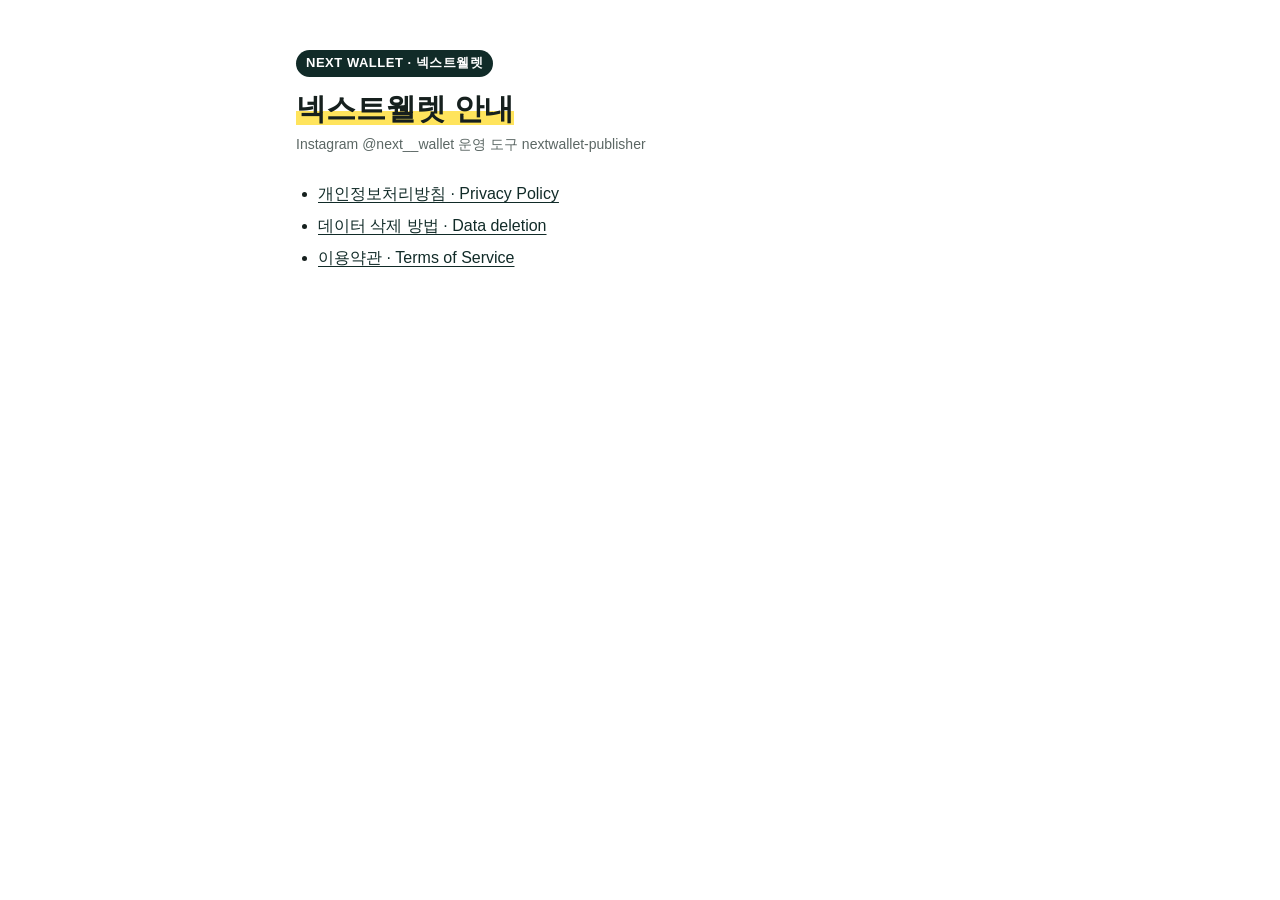
<file: index.html>
<!doctype html>
<html lang="ko">
<head>
<meta charset="utf-8">
<meta name="viewport" content="width=device-width, initial-scale=1">
<title>넥스트웰렛 안내</title>
<meta name="description" content="넥스트웰렛 nextwallet-publisher 앱의 개인정보처리방침과 이용약관">
<link rel="stylesheet" href="style.css">
</head>
<body>
<main>
<p class="brand">NEXT WALLET · 넥스트웰렛</p>
<h1><span>넥스트웰렛 안내</span></h1>
<p class="meta">Instagram @next__wallet 운영 도구 nextwallet-publisher</p>
<ul>
<li><a href="privacy.html">개인정보처리방침 · Privacy Policy</a></li>
<li><a href="privacy.html#deletion">데이터 삭제 방법 · Data deletion</a></li>
<li><a href="terms.html">이용약관 · Terms of Service</a></li>
</ul>
</main>
</body>
</html>
</file>
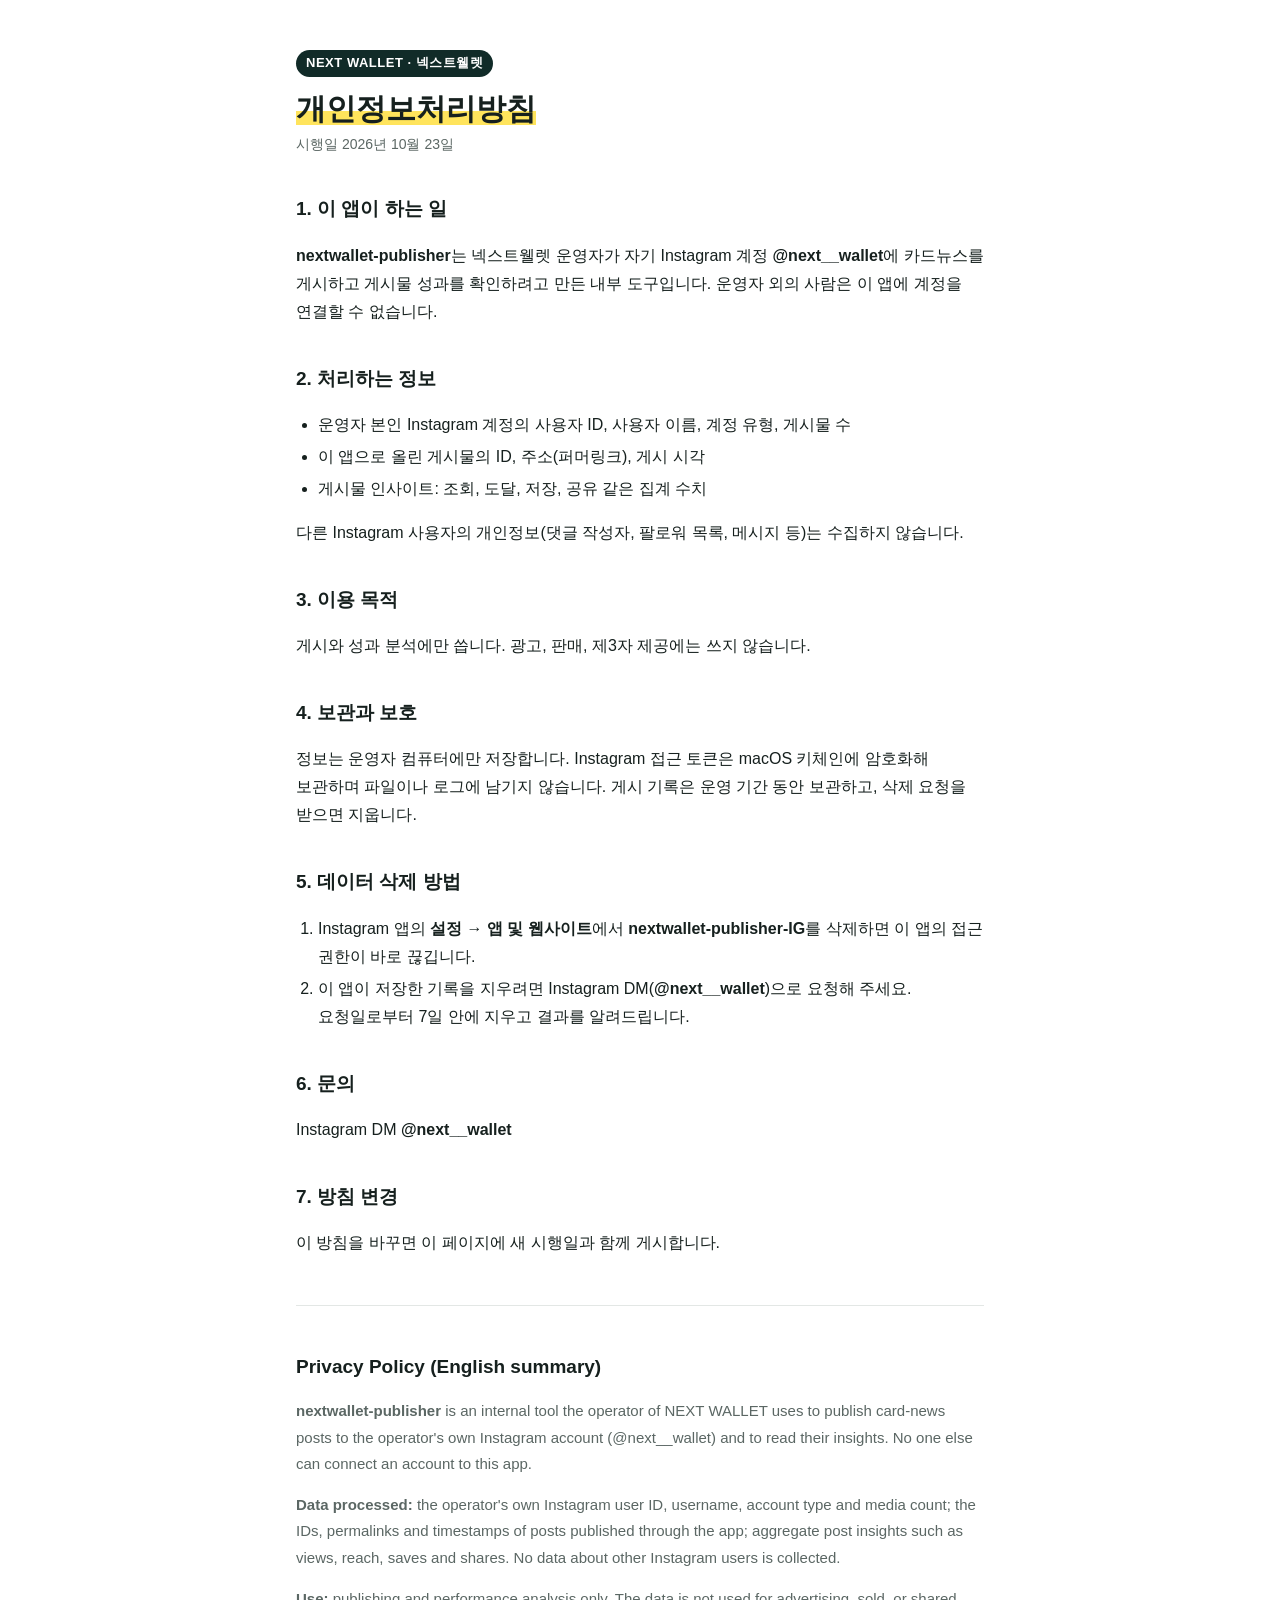
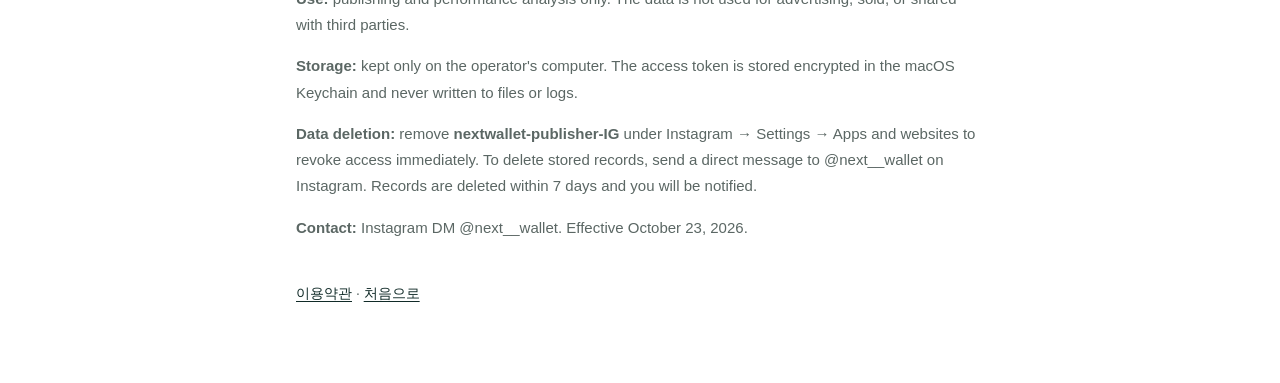
<file: privacy.html>
<!doctype html>
<html lang="ko">
<head>
<meta charset="utf-8">
<meta name="viewport" content="width=device-width, initial-scale=1">
<title>개인정보처리방침 · 넥스트웰렛</title>
<meta name="description" content="넥스트웰렛 nextwallet-publisher 앱의 개인정보처리방침과 데이터 삭제 안내">
<link rel="stylesheet" href="style.css">
</head>
<body>
<main>
<p class="brand">NEXT WALLET · 넥스트웰렛</p>
<h1><span>개인정보처리방침</span></h1>
<p class="meta">시행일 2026년 10월 23일</p>

<h2>1. 이 앱이 하는 일</h2>
<p><strong>nextwallet-publisher</strong>는 넥스트웰렛 운영자가 자기 Instagram 계정 <strong>@next__wallet</strong>에 카드뉴스를 게시하고 게시물 성과를 확인하려고 만든 내부 도구입니다. 운영자 외의 사람은 이 앱에 계정을 연결할 수 없습니다.</p>

<h2>2. 처리하는 정보</h2>
<ul>
<li>운영자 본인 Instagram 계정의 사용자 ID, 사용자 이름, 계정 유형, 게시물 수</li>
<li>이 앱으로 올린 게시물의 ID, 주소(퍼머링크), 게시 시각</li>
<li>게시물 인사이트: 조회, 도달, 저장, 공유 같은 집계 수치</li>
</ul>
<p>다른 Instagram 사용자의 개인정보(댓글 작성자, 팔로워 목록, 메시지 등)는 수집하지 않습니다.</p>

<h2>3. 이용 목적</h2>
<p>게시와 성과 분석에만 씁니다. 광고, 판매, 제3자 제공에는 쓰지 않습니다.</p>

<h2>4. 보관과 보호</h2>
<p>정보는 운영자 컴퓨터에만 저장합니다. Instagram 접근 토큰은 macOS 키체인에 암호화해 보관하며 파일이나 로그에 남기지 않습니다. 게시 기록은 운영 기간 동안 보관하고, 삭제 요청을 받으면 지웁니다.</p>

<h2 id="deletion">5. 데이터 삭제 방법</h2>
<ol>
<li>Instagram 앱의 <strong>설정 → 앱 및 웹사이트</strong>에서 <strong>nextwallet-publisher-IG</strong>를 삭제하면 이 앱의 접근 권한이 바로 끊깁니다.</li>
<li>이 앱이 저장한 기록을 지우려면 Instagram DM(<strong>@next__wallet</strong>)으로 요청해 주세요. 요청일로부터 7일 안에 지우고 결과를 알려드립니다.</li>
</ol>

<h2>6. 문의</h2>
<p>Instagram DM <strong>@next__wallet</strong></p>

<h2>7. 방침 변경</h2>
<p>이 방침을 바꾸면 이 페이지에 새 시행일과 함께 게시합니다.</p>

<section class="en" lang="en">
<h2>Privacy Policy (English summary)</h2>
<p><strong>nextwallet-publisher</strong> is an internal tool the operator of NEXT WALLET uses to publish card-news posts to the operator's own Instagram account (@next__wallet) and to read their insights. No one else can connect an account to this app.</p>
<p><strong>Data processed:</strong> the operator's own Instagram user ID, username, account type and media count; the IDs, permalinks and timestamps of posts published through the app; aggregate post insights such as views, reach, saves and shares. No data about other Instagram users is collected.</p>
<p><strong>Use:</strong> publishing and performance analysis only. The data is not used for advertising, sold, or shared with third parties.</p>
<p><strong>Storage:</strong> kept only on the operator's computer. The access token is stored encrypted in the macOS Keychain and never written to files or logs.</p>
<p id="deletion-en"><strong>Data deletion:</strong> remove <strong>nextwallet-publisher-IG</strong> under Instagram → Settings → Apps and websites to revoke access immediately. To delete stored records, send a direct message to @next__wallet on Instagram. Records are deleted within 7 days and you will be notified.</p>
<p><strong>Contact:</strong> Instagram DM @next__wallet. Effective October 23, 2026.</p>
</section>

<p class="links"><a href="terms.html">이용약관</a> · <a href="./">처음으로</a></p>
</main>
</body>
</html>
</file>
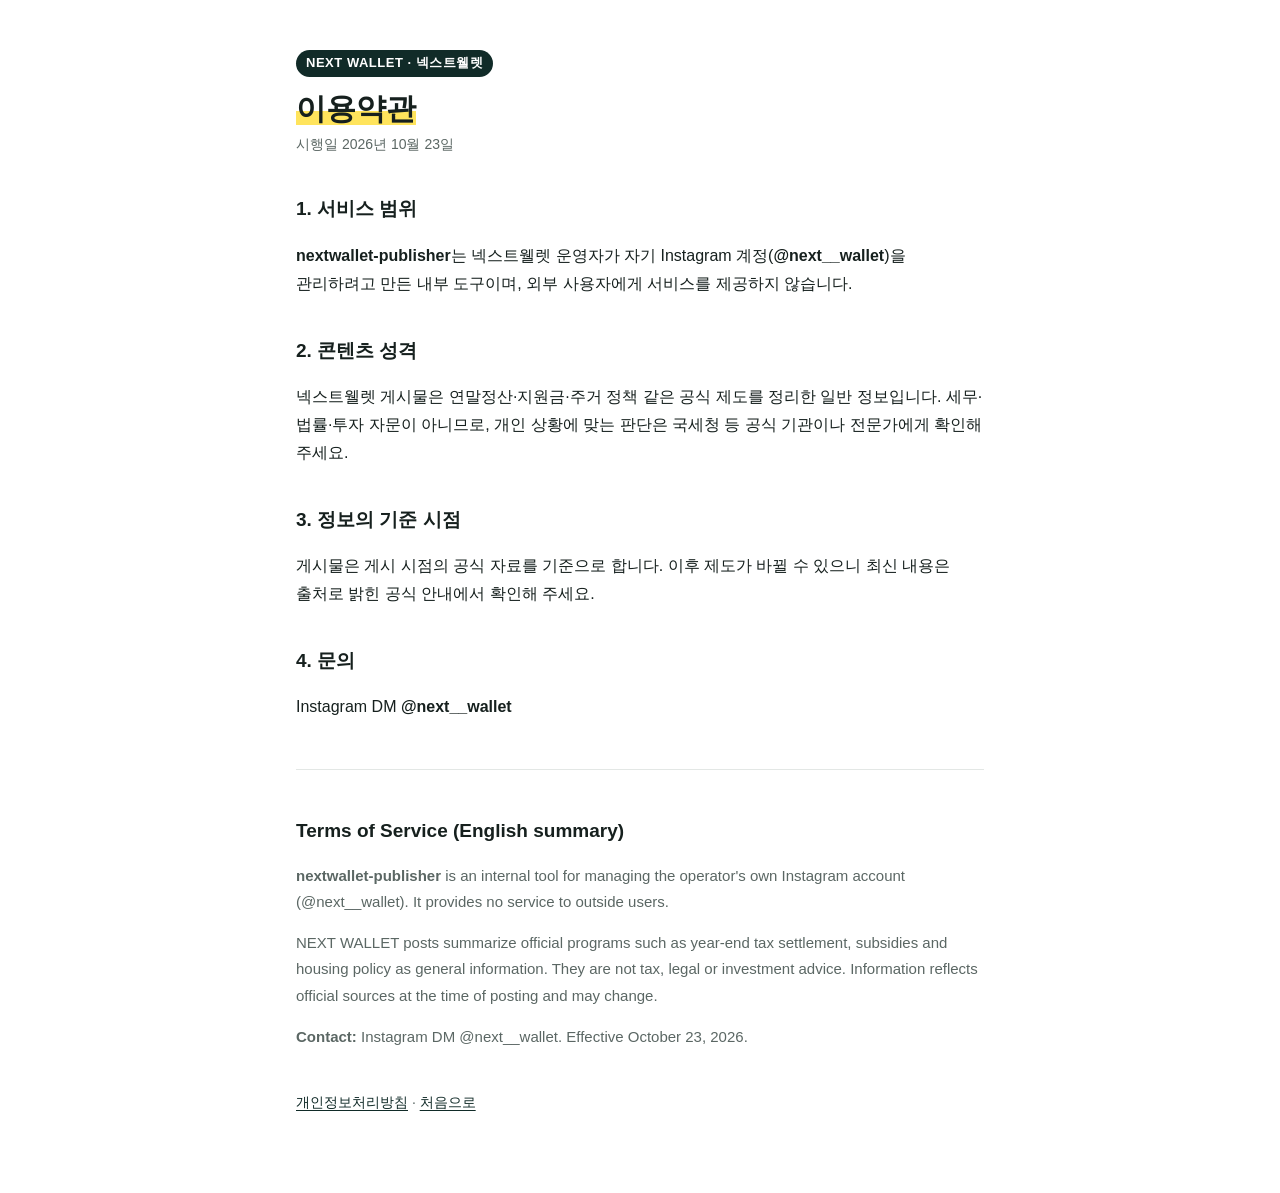
<file: terms.html>
<!doctype html>
<html lang="ko">
<head>
<meta charset="utf-8">
<meta name="viewport" content="width=device-width, initial-scale=1">
<title>이용약관 · 넥스트웰렛</title>
<meta name="description" content="넥스트웰렛 nextwallet-publisher 앱의 이용약관">
<link rel="stylesheet" href="style.css">
</head>
<body>
<main>
<p class="brand">NEXT WALLET · 넥스트웰렛</p>
<h1><span>이용약관</span></h1>
<p class="meta">시행일 2026년 10월 23일</p>

<h2>1. 서비스 범위</h2>
<p><strong>nextwallet-publisher</strong>는 넥스트웰렛 운영자가 자기 Instagram 계정(<strong>@next__wallet</strong>)을 관리하려고 만든 내부 도구이며, 외부 사용자에게 서비스를 제공하지 않습니다.</p>

<h2>2. 콘텐츠 성격</h2>
<p>넥스트웰렛 게시물은 연말정산·지원금·주거 정책 같은 공식 제도를 정리한 일반 정보입니다. 세무·법률·투자 자문이 아니므로, 개인 상황에 맞는 판단은 국세청 등 공식 기관이나 전문가에게 확인해 주세요.</p>

<h2>3. 정보의 기준 시점</h2>
<p>게시물은 게시 시점의 공식 자료를 기준으로 합니다. 이후 제도가 바뀔 수 있으니 최신 내용은 출처로 밝힌 공식 안내에서 확인해 주세요.</p>

<h2>4. 문의</h2>
<p>Instagram DM <strong>@next__wallet</strong></p>

<section class="en" lang="en">
<h2>Terms of Service (English summary)</h2>
<p><strong>nextwallet-publisher</strong> is an internal tool for managing the operator's own Instagram account (@next__wallet). It provides no service to outside users.</p>
<p>NEXT WALLET posts summarize official programs such as year-end tax settlement, subsidies and housing policy as general information. They are not tax, legal or investment advice. Information reflects official sources at the time of posting and may change.</p>
<p><strong>Contact:</strong> Instagram DM @next__wallet. Effective October 23, 2026.</p>
</section>

<p class="links"><a href="privacy.html">개인정보처리방침</a> · <a href="./">처음으로</a></p>
</main>
</body>
</html>
</file>
<file: style.css>
:root {
  --ink: #16201e;
  --muted: #5b6764;
  --line: #e3e7e5;
  --marker: #ffe45c;
  --forest: #112b28;
  --bg: #ffffff;
}

* { box-sizing: border-box; }

body {
  margin: 0;
  background: var(--bg);
  color: var(--ink);
  font-family: -apple-system, BlinkMacSystemFont, "Apple SD Gothic Neo", "Noto Sans KR", "Malgun Gothic", sans-serif;
  font-size: 16px;
  line-height: 1.75;
  word-break: keep-all;
}

main {
  max-width: 720px;
  margin: 0 auto;
  padding: 48px 16px 64px;
}

.brand {
  display: inline-block;
  margin: 0 0 12px;
  padding: 2px 10px;
  border-radius: 999px;
  background: var(--forest);
  color: #fff;
  font-size: 13px;
  font-weight: 700;
  letter-spacing: 0.04em;
}

h1 {
  margin: 0 0 4px;
  font-size: 30px;
  line-height: 1.3;
}

h1 span { background: linear-gradient(transparent 58%, var(--marker) 58%); }

h2 {
  margin: 36px 0 8px;
  font-size: 19px;
}

.meta { margin: 0 0 24px; color: var(--muted); font-size: 14px; }

ul, ol { padding-left: 22px; }

li + li { margin-top: 4px; }

.en {
  margin-top: 48px;
  padding-top: 8px;
  border-top: 1px solid var(--line);
  color: var(--muted);
  font-size: 15px;
}

.en h2 { color: var(--ink); }

a { color: var(--forest); text-underline-offset: 3px; }

.links { margin-top: 40px; font-size: 14px; color: var(--muted); }
</file>
